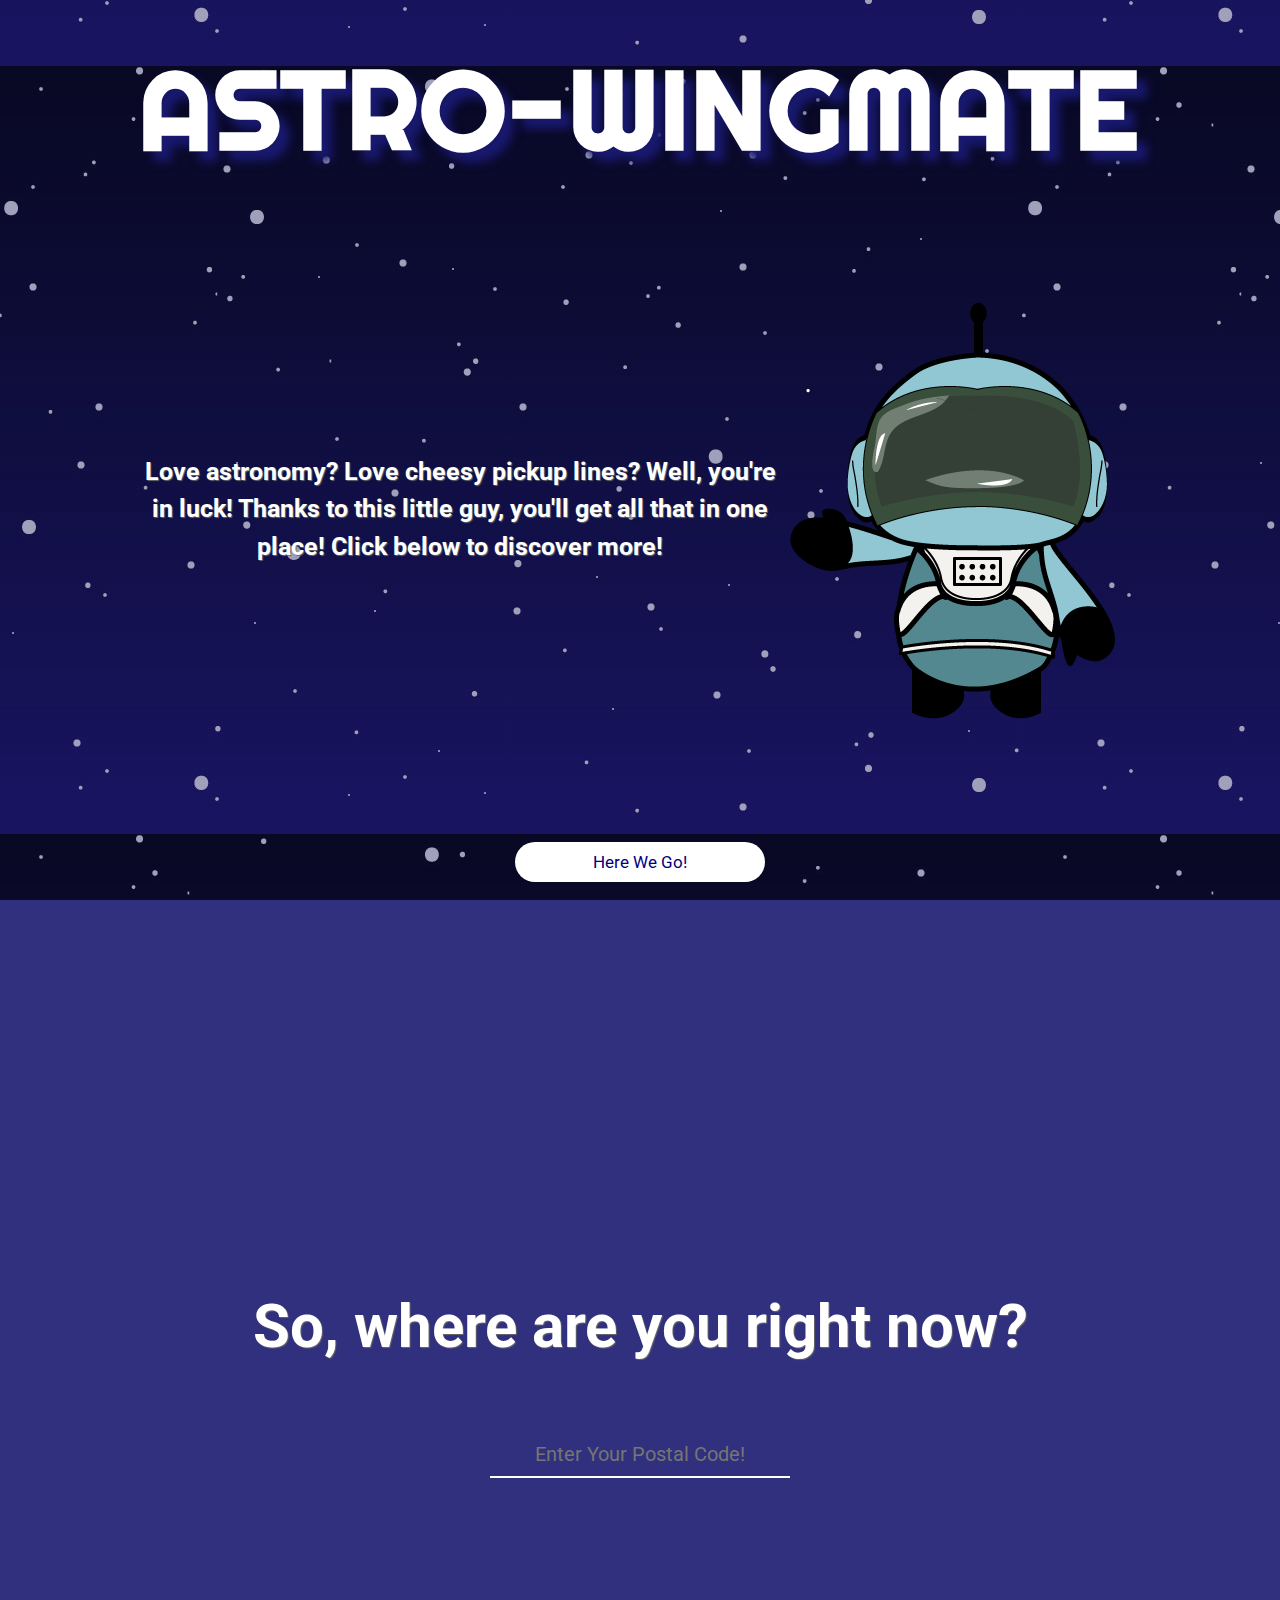
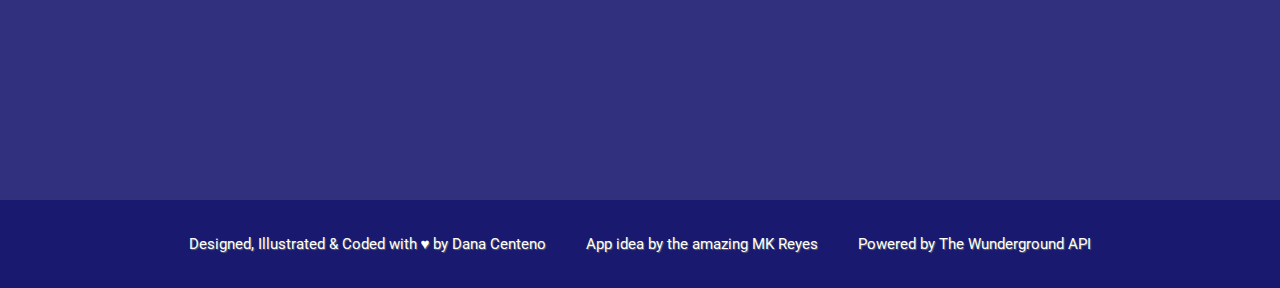
<file: index.html>
<!DOCTYPE html>
<html lang="en">
<head>
	<meta charset="UTF-8">
	<meta name="viewport" content="width=device-width, user-scalable=no, initial-scale=1.0, maximum-scale=1.0, minimum-scale=1.0">
	<link rel="stylesheet" href="styles/styles.css">
	<link href='https://fonts.googleapis.com/css?family=Righteous|Roboto:400,400italic,700,700italic' rel='stylesheet' type='text/css'>
	<link rel="stylesheet" href="styles/animate.css">
	<title>Astro-Wingmate!</title>
</head>
<body>
	<header id="#home">
		<h1>Astro-Wingmate</h1>
		<div class="wrapper">
			<div class="headerContainer">
				<p>Love astronomy? Love cheesy pickup lines? Well, you're in luck! Thanks to this little guy, you'll get all that in one place! Click below to discover more!</p>
				<img src="images/astronaut_alt.png" alt="An animated illustration of an astronaut floating in space" class="floating">
			</div>
		</div>
		
		<a href="#location"><button class="start">Here We Go!</button></a>
	</header>

	<main>
		<section id="location" class="geoLookUp">
			<div class="wrapper">
				<form action="" id="postalRequest">
					<label for="postalCode">
					<p>So, where are you right now?</p>
					<input type="text" id="postalInfo" placeholder="Enter Your Postal Code!" class="postal">
					</label>
				</form>
			</div>
		</section>

		<section id="astronomyStuff" class="astroInfo hideMe">
			<p class="location"><span class="city">{City}</span><span class="province">{province}</p>
			<div class="wrapper">
				<div class="column1">
					<div class="temp-text">
						<p class="temp_c">{temperature}</p>
						<p class="smallText">Temperature (&deg;C)</p>
					</div>
					<div class="time-text">
						<p class="time"><span class="hours">{hour}</span><span class="minutes">{minutes}</span></p>
						<p class="smallText">Moonrise</p>
					</div>
				</div>

				<div class="column2">
					<div class="moonAnimate"></div>
					<div class="phase-text">
						<p class="moonPhase">{Moon Phase}</p>
						<p class="smallText">Moon Phase</p>
					</div>
				</div>

				<div class="column3">
					<div class="visibility-text">
						<p class="illumination">{Illuminate Percent}</p>
						<p class="smallText">Visibility</p>
					</div>
					<div class="conditions">
						<p class="skyCon">{Sky Conditions}</p>	
						<p class="smallText">Sky Conditions</p>
					</div>
				</div>
			</div>
			<a href="#pickUpLines"><button class="pickUpButton"> Sweet! Give Me A Line!</button></a>
		</section>

		<section id="pickUpLines" class="pickUps hideMe">
			<div class="wrapper">
				<p>{random pickup}</p>
				<a href="#home"><button class="restart">Give me another one!</button></a>
			</div>
		</section>
	</main>

	<footer>
		<p>Designed, Illustrated & Coded with &hearts; by Dana Centeno</p>
		<p>App idea by the amazing <a href="http://www.hellomkreyes.com/">MK Reyes</a></p>
		<p>Powered by <a href="https://www.wunderground.com/weather/api/d/docs?MR=1">The Wunderground API</a></p>
	</footer>

	<script src="https://ajax.googleapis.com/ajax/libs/jquery/2.1.4/jquery.min.js"></script>
	<script src="js/astro2.js"></script>
	<script src="js/jquery.smooth-scroll.js"></script>
	<script src="js/konami.js"></script>
	
	<!-- KONAMI CODE GOODNESS -->
	<script>
		var easter_egg = new Konami('easterEgg.html');
	</script>
</body>
</html>
</file>
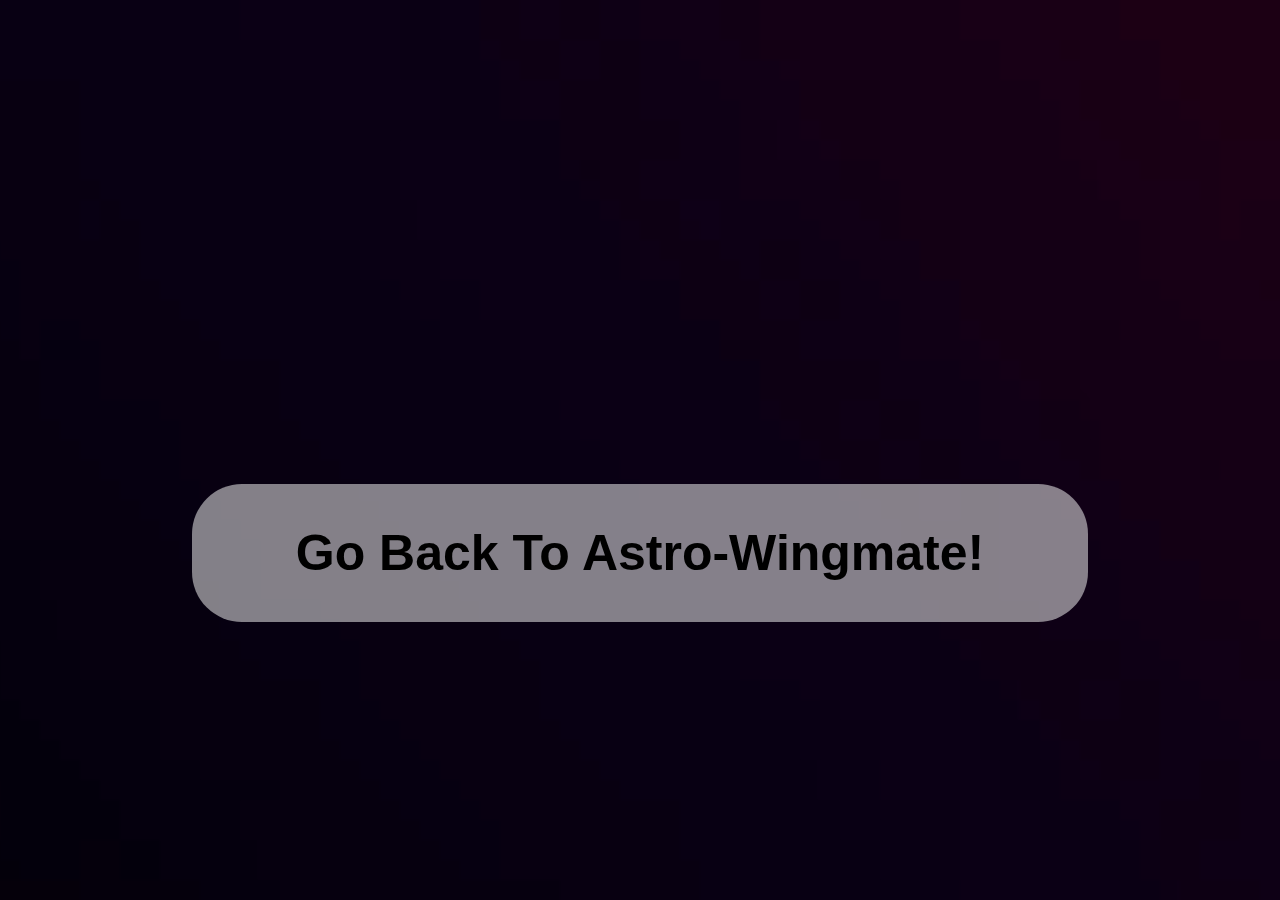
<file: easterEgg.html>
<!DOCTYPE html>
<html lang="en">
<head>
	<meta charset="UTF-8">
	<meta name="viewport" content="width=device-width, user-scalable=no, initial-scale=1.0, maximum-scale=1.0, minimum-scale=1.0">
	<title>SPACE SLOTH!!!!</title>

	<style>
		body {
			margin: 0;
			padding: 0;
		}

		header {
			display: flex;
			flex-direction: column;
			justify-content: center;
			align-self: flex-end;
			margin: auto;
		}

		.headerVideo {
			display: block;
			position: fixed;
		    bottom: 0px;
		    right: 0px;
		    min-width: 100%;
		    min-height: 100%;
		    width: auto;
		    height: auto;
		    z-index: -1000;
		    overflow: hidden;
		    background-attachment: fixed;
		}

		.goBack {
			width: 70%;
			margin: 0 auto;
		}

		.goBack h1 {
			padding: 40px;
			font-size: 50px;
			font-family: helvetica,arial,sans-serif;
			text-align: center;
			color: black;
			position: relative;
			top: 450px;
			background: rgba(255,255,255,0.5);
			border-radius: 50px;
		}

		.goBack a {
			text-decoration: none;
		}
	</style>
</head>
<body>
	<video src="video/slothsInSpace.mp4" class="headerVideo" loop autoplay></video>

	<header>
		<div class="goBack">
			<a href="index.html"><h1>Go Back To Astro-Wingmate!</h1></a>
		</div>
	</header>
</body>
</html>
</file>
<file: styles/styles.css>
article, aside, details, figcaption, figure, footer, header, hgroup, nav, section, summary {
  display: block;
}

audio, canvas, video {
  display: inline-block;
}

audio:not([controls]) {
  display: none;
  height: 0;
}

[hidden] {
  display: none;
}

html {
  font-family: sans-serif;
  -webkit-text-size-adjust: 100%;
  -ms-text-size-adjust: 100%;
}

a:focus {
  outline: thin dotted;
}

a:active, a:hover {
  outline: 0;
}

h1 {
  font-size: 2em;
}

abbr[title] {
  border-bottom: 1px dotted;
}

b, strong {
  font-weight: 700;
}

dfn {
  font-style: italic;
}

mark {
  background: #ff0;
  color: #000;
}

code, kbd, pre, samp {
  font-family: monospace, serif;
  font-size: 1em;
}

pre {
  white-space: pre-wrap;
  word-wrap: break-word;
}

q {
  quotes: \201C \201D \2018 \2019;
}

small {
  font-size: 80%;
}

sub, sup {
  font-size: 75%;
  line-height: 0;
  position: relative;
  vertical-align: baseline;
}

sup {
  top: -.5em;
}

sub {
  bottom: -.25em;
}

img {
  border: 0;
}

svg:not(:root) {
  overflow: hidden;
}

fieldset {
  border: 1px solid silver;
  margin: 0 2px;
  padding: .35em .625em .75em;
}

button, input, select, textarea {
  font-family: inherit;
  font-size: 100%;
  margin: 0;
}

button, input {
  line-height: normal;
}

button, html input[type=button],
input[type=reset], input[type=submit] {
  -webkit-appearance: button;
  cursor: pointer;
}

button[disabled], input[disabled] {
  cursor: default;
}

input[type=checkbox], input[type=radio] {
  box-sizing: border-box;
  padding: 0;
}

input[type=search] {
  -webkit-appearance: textfield;
  -moz-box-sizing: content-box;
  -webkit-box-sizing: content-box;
  box-sizing: content-box;
}

input[type=search]::-webkit-search-cancel-button, input[type=search]::-webkit-search-decoration {
  -webkit-appearance: none;
}

textarea {
  overflow: auto;
  vertical-align: top;
}

table {
  border-collapse: collapse;
  border-spacing: 0;
}

body, figure {
  margin: 0;
}

legend, button::-moz-focus-inner, input::-moz-focus-inner {
  border: 0;
  padding: 0;
}

.clearfix:after {
  visibility: hidden;
  display: block;
  font-size: 0;
  content: " ";
  clear: both;
  height: 0;
}

* {
  -moz-box-sizing: border-box;
  -webkit-box-sizing: border-box;
  box-sizing: border-box;
}

body {
  margin: 0;
  padding: 0;
  background-image: linear-gradient(0deg, rgba(20, 20, 89, 0.4), rgba(20, 20, 89, 0.4)), url(../images/nightGradient.jpg);
  background-attachment: fixed;
  backround-repeat: no-repeat;
  background-position: center center;
  font-family: "Roboto", sans-serif;
  color: #fff;
  text-align: center;
}

header {
  display: flex;
  flex-direction: column;
  justify-content: flex-start;
  align-items: center;
  height: 100vh;
  padding: 20px;
}

header button {
  position: relative;
  top: 5%;
}

.headerContainer {
  display: flex;
  justify-content: space-between;
  align-items: center;
}

.headerContainer p {
  font-weight: bold;
  font-size: 25px;
  line-height: 1.5;
  margin-right: 10px;
}

.wrapper {
  width: 80%;
  margin: auto;
}

section {
  padding: 20px;
}

h1,
h2,
p {
  text-shadow: 1px 1px 1px dimGray;
}

h1 {
  margin: 20px 0 0 0;
  font-family: 'Righteous', cursive;
  letter-spacing: 2px;
  font-size: 110px;
  text-shadow: 10px 10px 10px midnightBlue;
  text-transform: uppercase;
}

.geoLookUp p,
.pickUps p {
  font-size: 60px;
  line-height: 1.5;
  font-weight: bold;
}

button {
  font-size: 17px;
  width: 250px;
  padding: 10px 30px;
  color: navy;
  background: white;
  border: none;
  border-radius: 100px;
  transition: all 0.3s linear;
}

button:hover, button:focus {
  transform: scale(1.1);
  background: cornflowerblue;
  color: white;
}

.geoLookUp {
  height: 100vh;
  display: flex;
  flex-direction: column;
  justify-content: center;
  align-items: center;
  background: rgba(25, 25, 112, 0.9);
}

button.next {
  margin-top: 10%;
}

input[type="text"] {
  font-size: 20px;
  text-align: center;
  color: white;
  width: 300px;
  padding: 10px;
  border: none;
  background: none;
  border-bottom: 2px solid white;
}

input[type="submit"] {
  padding: 14px 25px;
  color: navy;
  border: none;
  background: white;
  border-radius: 50px;
  transition: all 0.3s linear;
}

input[type="submit"]:hover, input[type="submit"]:focus {
  background: cornflowerblue;
  color: white;
}

.astroInfo {
  color: navy;
  font-size: 40px;
  font-weight: bold;
  background: rgba(255, 255, 255, 0.7);
}

.astroInfo button {
  position: relative;
  top: 15%;
}

.astroInfo .wrapper {
  display: flex;
  margin: 20px auto;
  width: 100%;
  height: 100%;
}

.astroInfo .wrapper > div {
  flex: 1;
  display: flex;
  justify-content: center;
  flex-direction: column;
}

.column1 p,
.column2 p,
.column3 p {
  margin-bottom: 15px;
}

.column1,
.column2,
.column3 {
  width: 100%;
  height: 100%;
  flex: 1 0 auto;
}

.smallText {
  font-size: 15px;
  text-transform: uppercase;
  margin: 0;
}

@keyframes moon {
  to {
    box-shadow: inset 10rem 0 whitesmoke;
    transform: rotate(10deg);
  }
}

.moonAnimate {
  width: 10rem;
  height: 10rem;
  background: midnightBlue;
  margin: 0.15rem auto;
  animation: moon 25s linear infinite;
  border-radius: 50%;
  box-shadow: inset -10rem 0 whitesmoke;
  transform: rotate(-10deg);
}

.hideMe {
  display: none;
}

.showMe {
  height: 100vh;
  width: 100%;
  text-align: center;
  display: flex;
  flex-direction: column;
  justify-content: center;
  align-items: center;
  margin: auto;
}

footer {
  display: flex;
  justify-content: center;
  text-align: center;
  margin: auto;
  background: midnightBlue;
  height: auto;
}

footer p {
  padding: 20px;
  font-size: 15px;
  color: white;
}

footer a {
  text-decoration: none;
  color: white;
  transition: color 0.3s linear;
}

footer a:hover, footer a:focus {
  color: cornflowerBlue;
}

@media (max-width: 1000px) {
  h1 {
    font-size: 80px;
  }
  .headerContainer p {
    font-size: 23px;
    line-height: 1.75;
  }
  .geoLookUp p {
    font-size: 55px;
  }
}

/* Portrait tablet and small desktops */
@media (max-width: 940px) {
  h1 {
    font-size: 75px;
  }
  .headerContainer p {
    font-size: 21px;
    line-height: 1.5;
    width: 70%;
    padding: 0;
  }
  .headerContainer img {
    width: 50%;
  }
  .astroinfo .wrapper {
    height: 100%;
  }
}

/* Landscape phone to portrait tablet */
@media (max-width: 767px) {
  h1 {
    font-size: 60px;
  }
  .headerContainer {
    height: 100%;
    flex-direction: column;
  }
  .headerContainer h1 {
    margin-bottom: 0;
  }
  .headerContainer p {
    font-size: 20px;
    width: 100%;
    margin-top: 0;
  }
  .temp_c,
  .time,
  .moonPhase,
  .visibility-text,
  .skyCon {
    font-size: 25px;
  }
  .small-text {
    font-size: 10px;
  }
}

@media (max-width: 600px) {
  h1 {
    font-size: 55px;
  }
  .headerContainer p {
    font-size: 18px;
    line-height: 1.75;
  }
  .pickUps p {
    font-size: 30px;
  }
}

/* Landscape phones and down */
@media (max-width: 480px) {
  h1 {
    margin-bottom: 5%;
  }
  .astroInfo {
    height: 100%;
    display: flex;
    flex-direction: column;
  }
  .geoLookUp {
    height: 100vh;
  }
  .wrapper {
    width: 95%;
  }
  h1 {
    font-size: 35px;
  }
  button {
    font-size: 13px;
    width: 200px;
  }
  header {
    height: 100%;
    padding: 10px;
  }
  .headerContainer img {
    width: 75%;
  }
  .geoLookUp p {
    font-size: 40px;
  }
  .astroInfo .wrapper {
    height: auto;
    width: 100%;
    flex-direction: column;
    justify-content: space-around;
    align-items: center;
  }
  span.province,
  span.city {
    font-size: 35px;
  }
  p.location {
    margin: 0;
  }
  .moonAnimate {
    width: 8rem;
    height: 8rem;
  }
  footer {
    display: flex;
    flex-direction: column;
    justify-content: center;
    text-align: center;
    margin: auto;
    background: midnightBlue;
    height: auto;
  }
  footer p {
    width: 100%;
    margin: 2%;
    padding: 0;
    font-size: 12px;
    color: white;
  }
}
</file>
